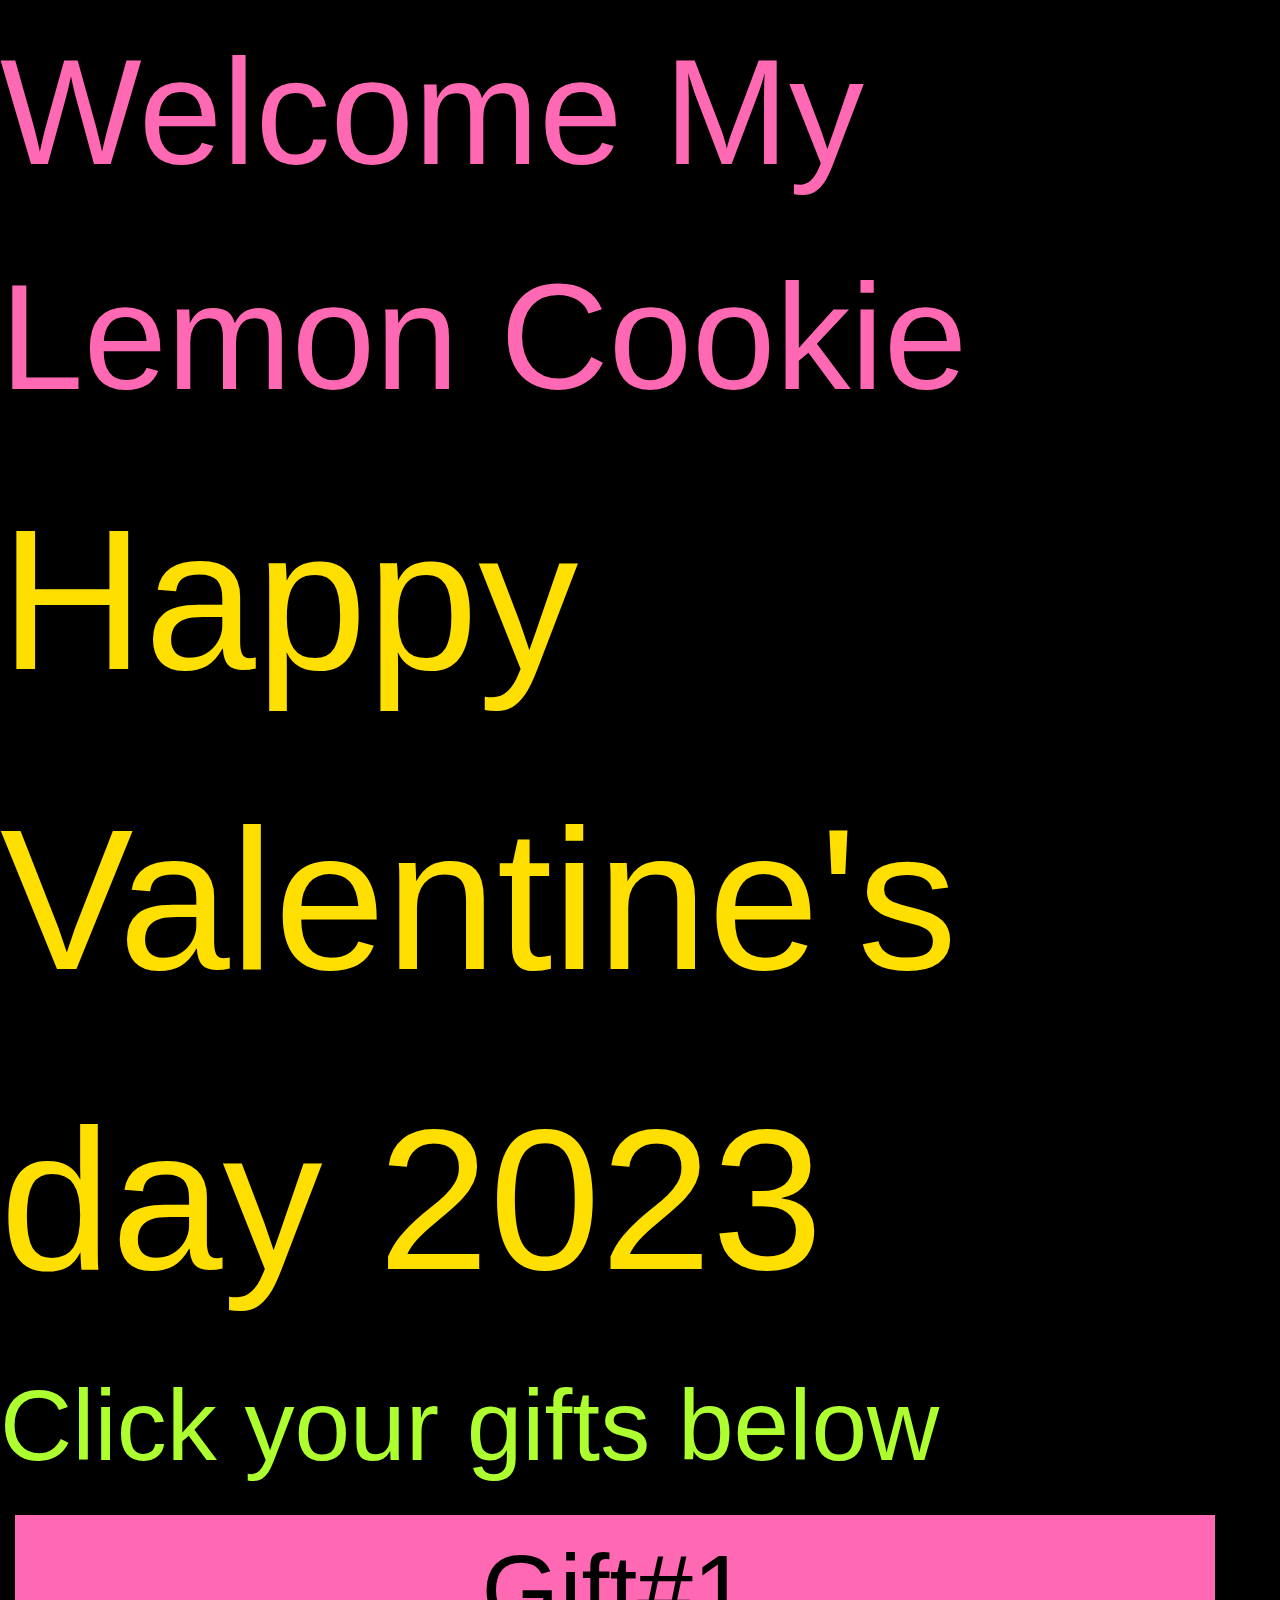
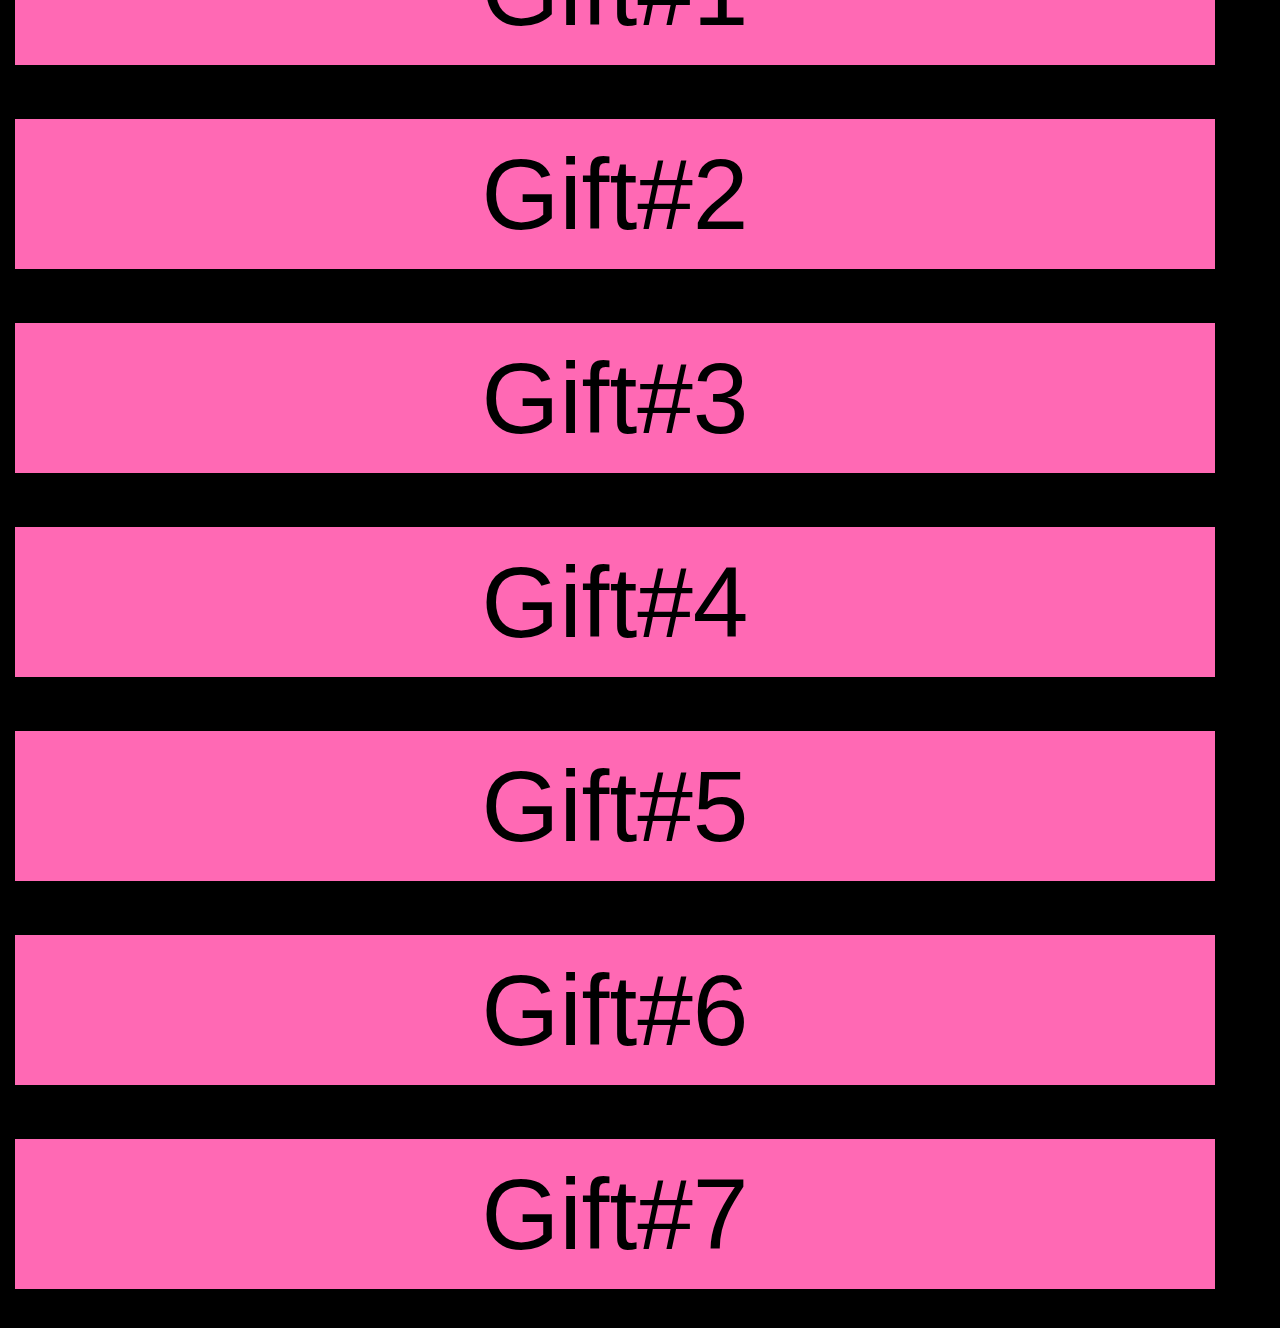
<file: index.html>
<!DOCTYPE html>
<html lang="en">

<head>
    <meta charset="UTF-8">
    <meta http-equiv="X-UA-Compatible" content="IE=edge">
    <meta name="viewport" content="width=device-width, initial-scale=1.0">
    <title>Delilah's Doggy Daycare - Home</title>
    <!-- style sheets -->
    <link rel="stylesheet" href="styles/reset.css">
    <link rel="stylesheet" href="styles/styles.css">
</head>

<body>
    <header>
            <h1>Welcome My Lemon Cookie</h1>
            <h2>Happy Valentine's day 2023</h2>
            <h4>Click your gifts below</h4>
        </a>
    </header>
    <main class="gift">
        <a class= "gift_element" href="https://www.youtube.com/watch?v=6FJ1eJ98Ghk">Gift#1</a><br>
        <a class= "gift_element" href="gift2.html">Gift#2</a><br>
        <a class= "gift_element" href="gift3.html">Gift#3</a><br>
        <a class= "gift_element" href="gift4.html">Gift#4</a><br>
        <a class= "gift_element" href="gift5.html">Gift#5</a><br>
        <a class= "gift_element" href="gift6.html">Gift#6</a><br>
        <a class= "gift_element" href="https://vancouvermysteries.com/book-a-vancouver-mysteries-game/">Gift#7</a><br>
    </main>
    
    
</body>

</html>
</file>
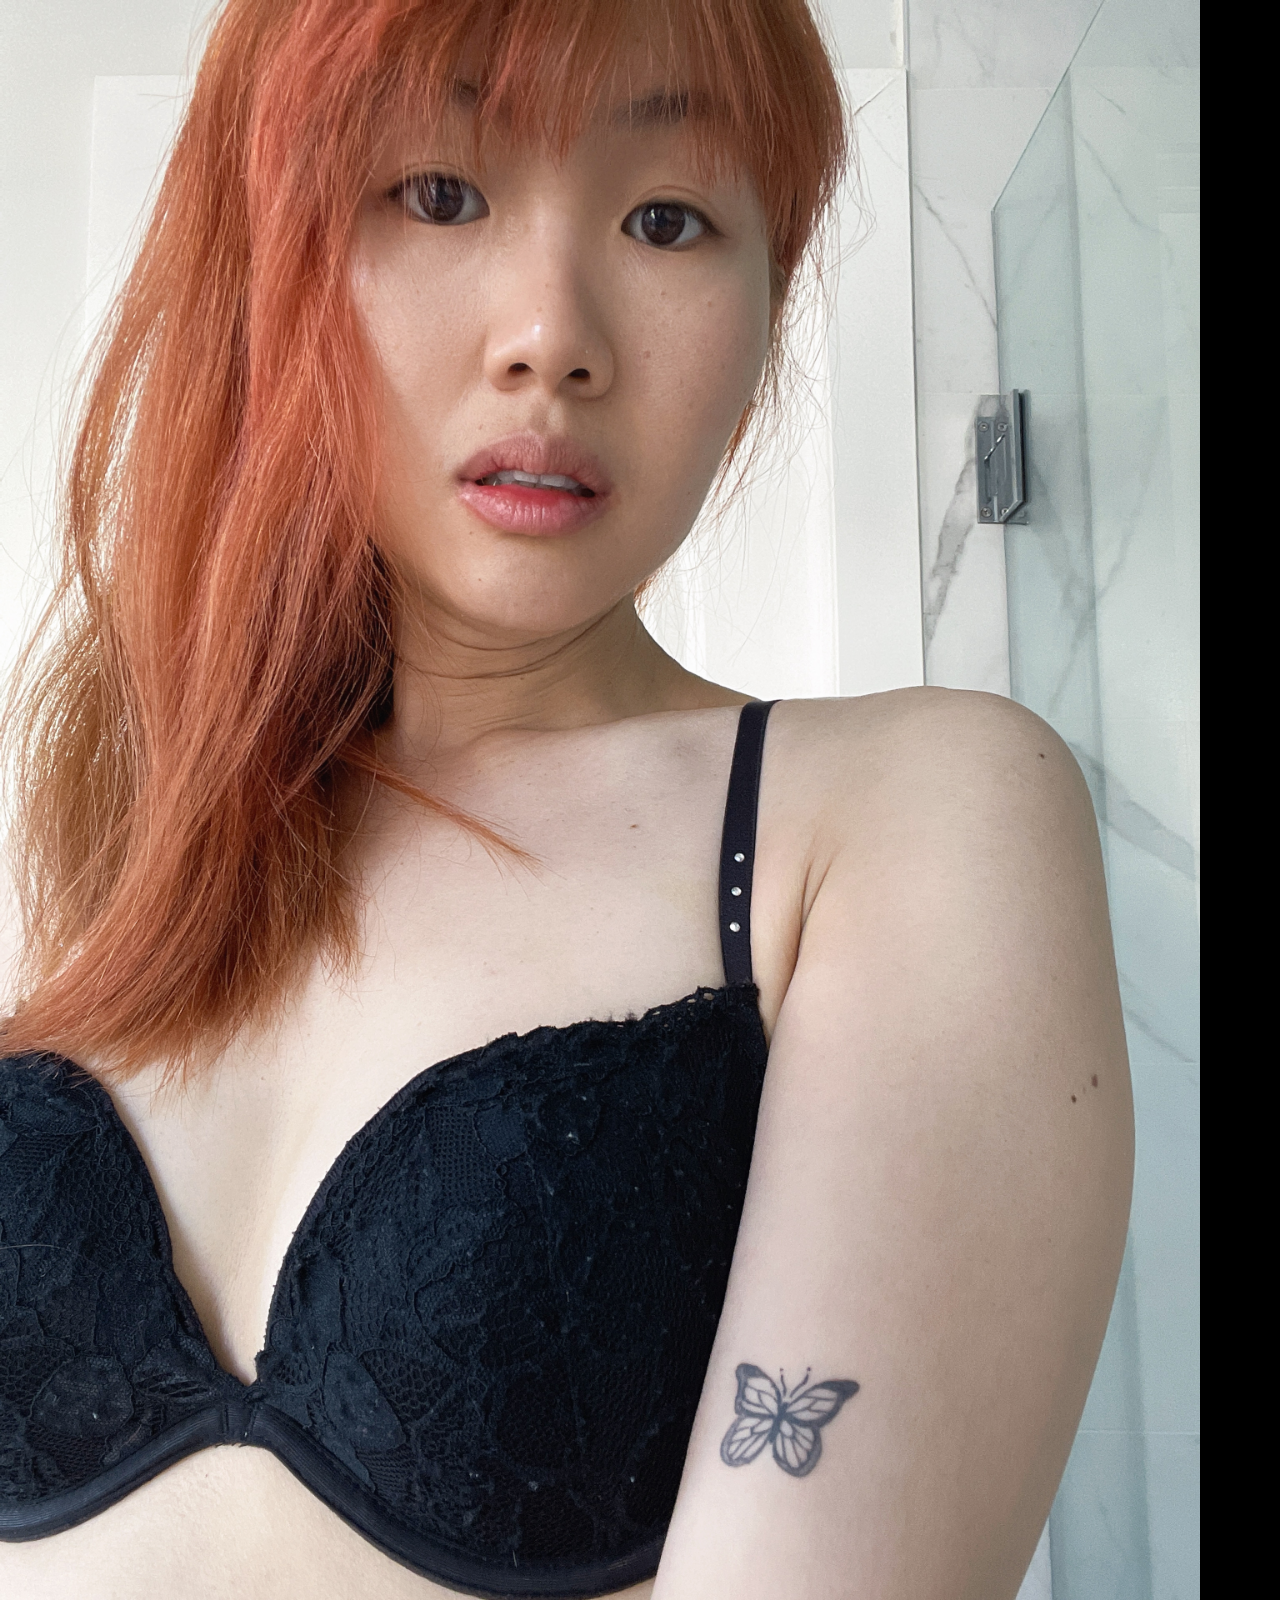
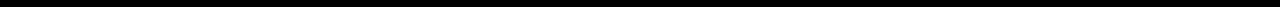
<file: gift2.html>
<!DOCTYPE html>
<html lang="en">

<head>
    <meta charset="UTF-8">
    <meta http-equiv="X-UA-Compatible" content="IE=edge">
    <meta name="viewport" content="width=device-width, initial-scale=1.0">
    <title>Delilah's Doggy Daycare - Home</title>
    <!-- style sheets -->
    <link rel="stylesheet" href="styles/reset.css">
    <link rel="stylesheet" href="styles/styles.css">
</head>

<body>
    <img src="images/IMG_9696.JPG" alt="jung1">
</body>

</html>
</file>
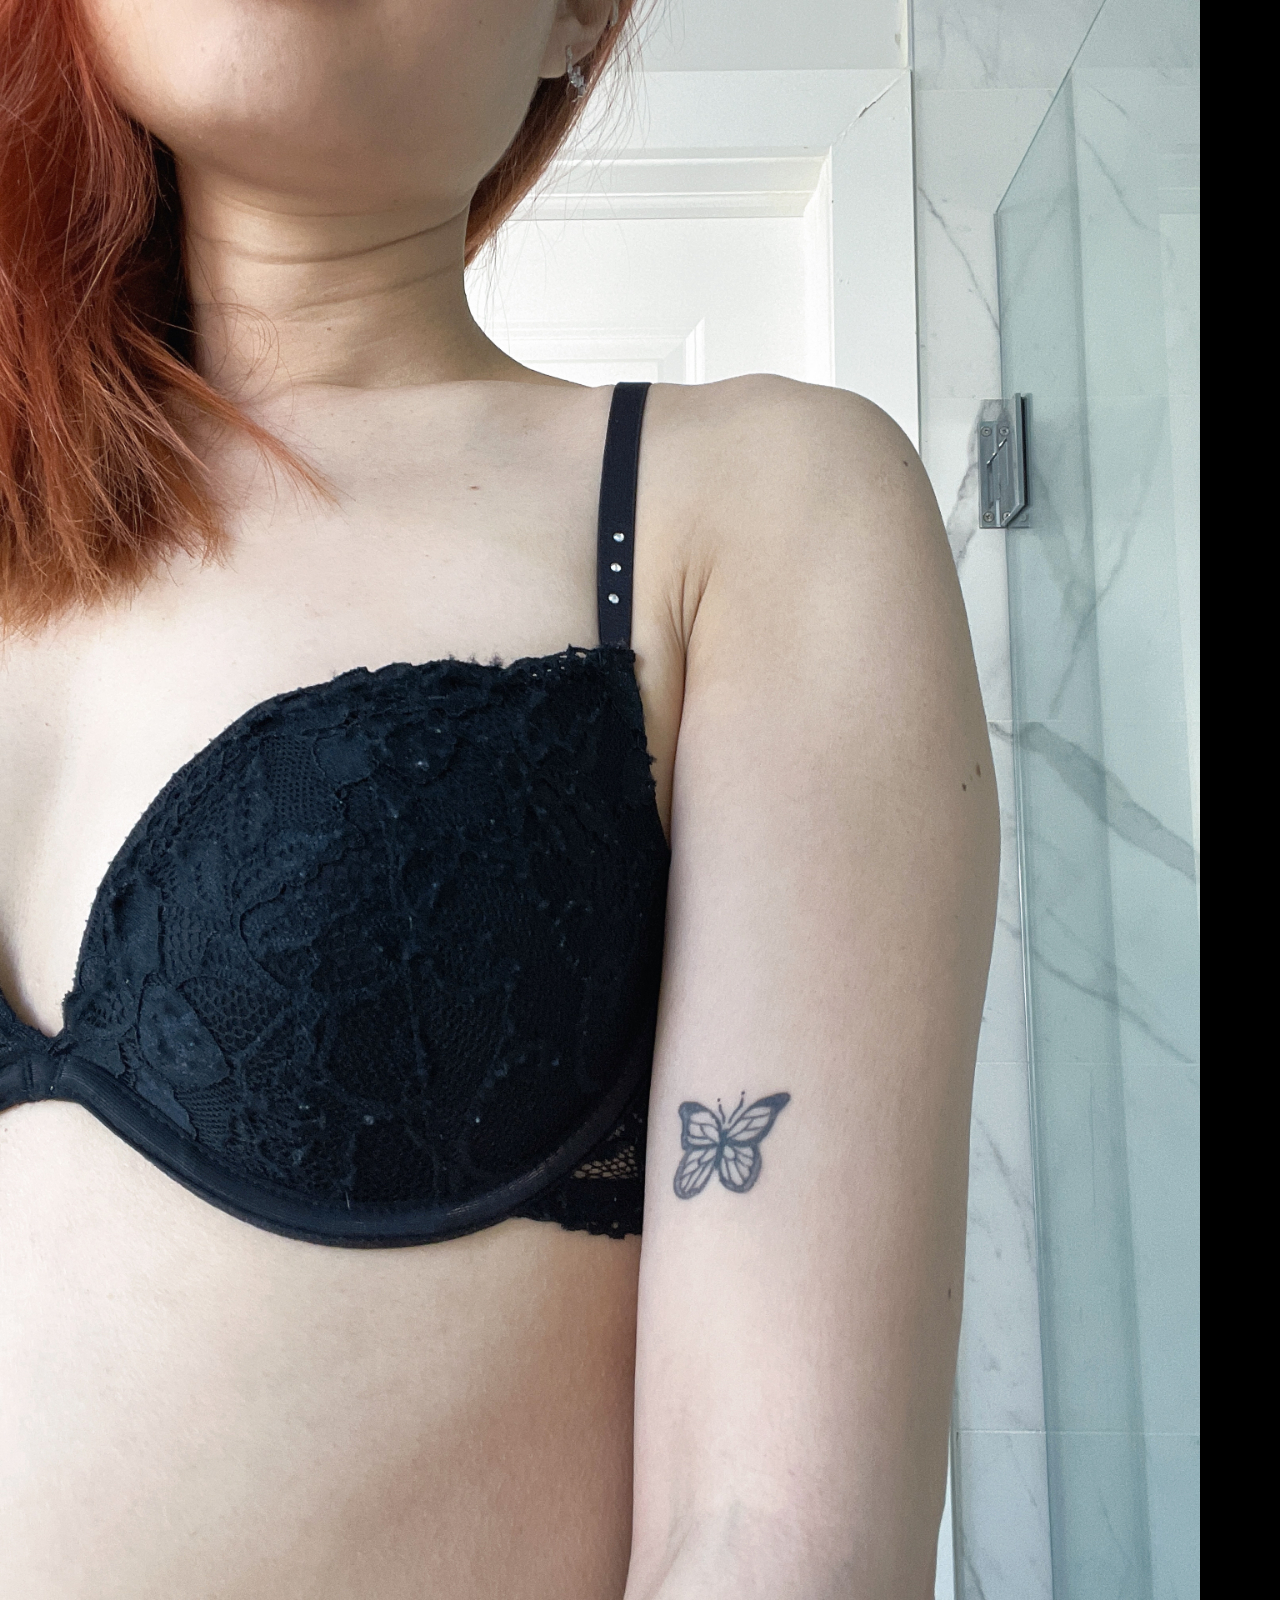
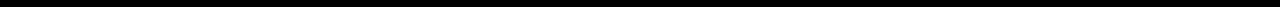
<file: gift3.html>
<!DOCTYPE html>
<html lang="en">

<head>
    <meta charset="UTF-8">
    <meta http-equiv="X-UA-Compatible" content="IE=edge">
    <meta name="viewport" content="width=device-width, initial-scale=1.0">
    <title>Delilah's Doggy Daycare - Home</title>
    <!-- style sheets -->
    <link rel="stylesheet" href="styles/reset.css">
    <link rel="stylesheet" href="styles/styles.css">
</head>

<body>
    <img src="images/IMG_9698.JPG" alt="jung2">
</body>


</html>
</file>
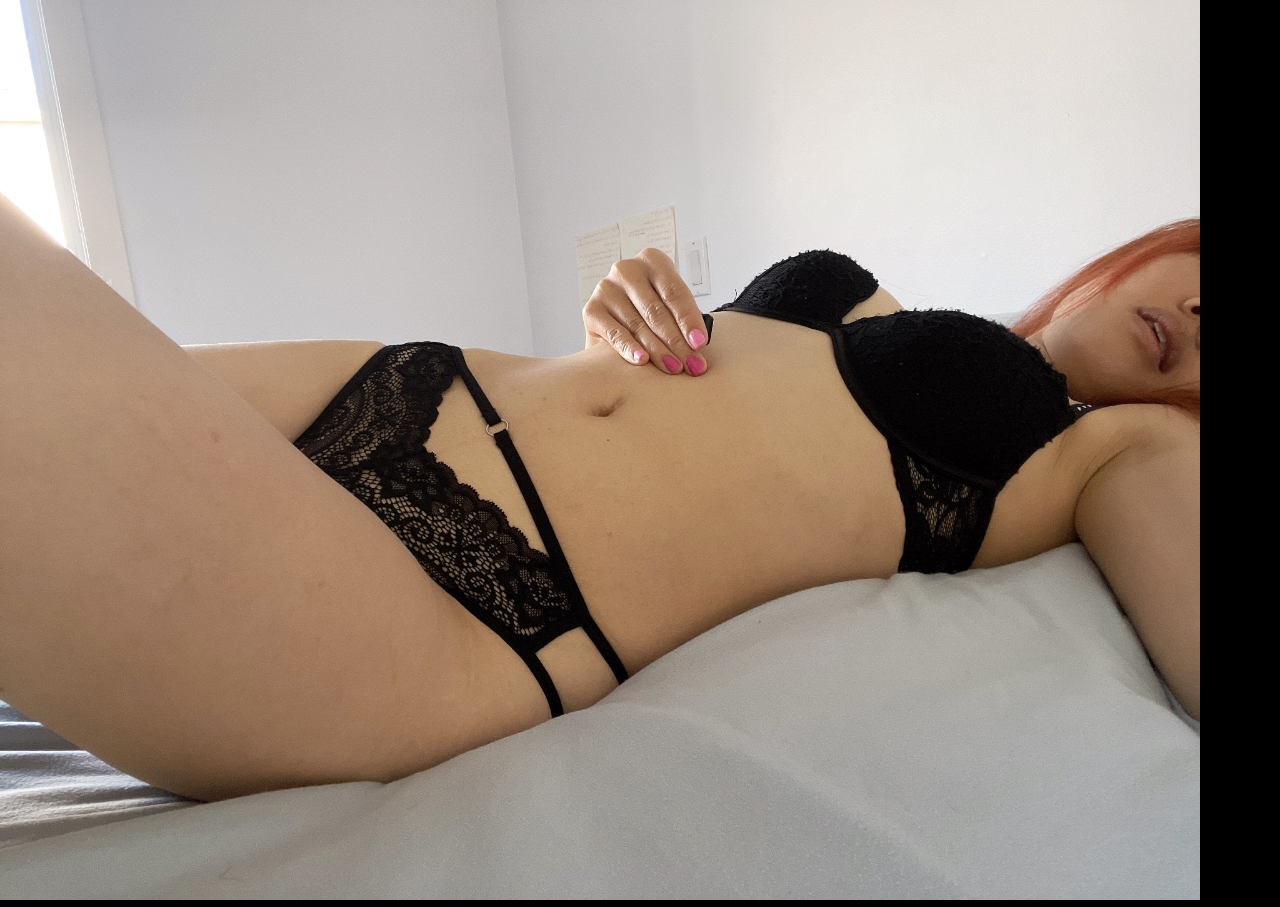
<file: gift4.html>
<!DOCTYPE html>
<html lang="en">

<head>
    <meta charset="UTF-8">
    <meta http-equiv="X-UA-Compatible" content="IE=edge">
    <meta name="viewport" content="width=device-width, initial-scale=1.0">
    <title>Delilah's Doggy Daycare - Home</title>
    <!-- style sheets -->
    <link rel="stylesheet" href="styles/reset.css">
    <link rel="stylesheet" href="styles/styles.css">
</head>

<body>
    <img src="images/IMG_9702.JPG" alt="jung3">
</body>

</html>
</file>
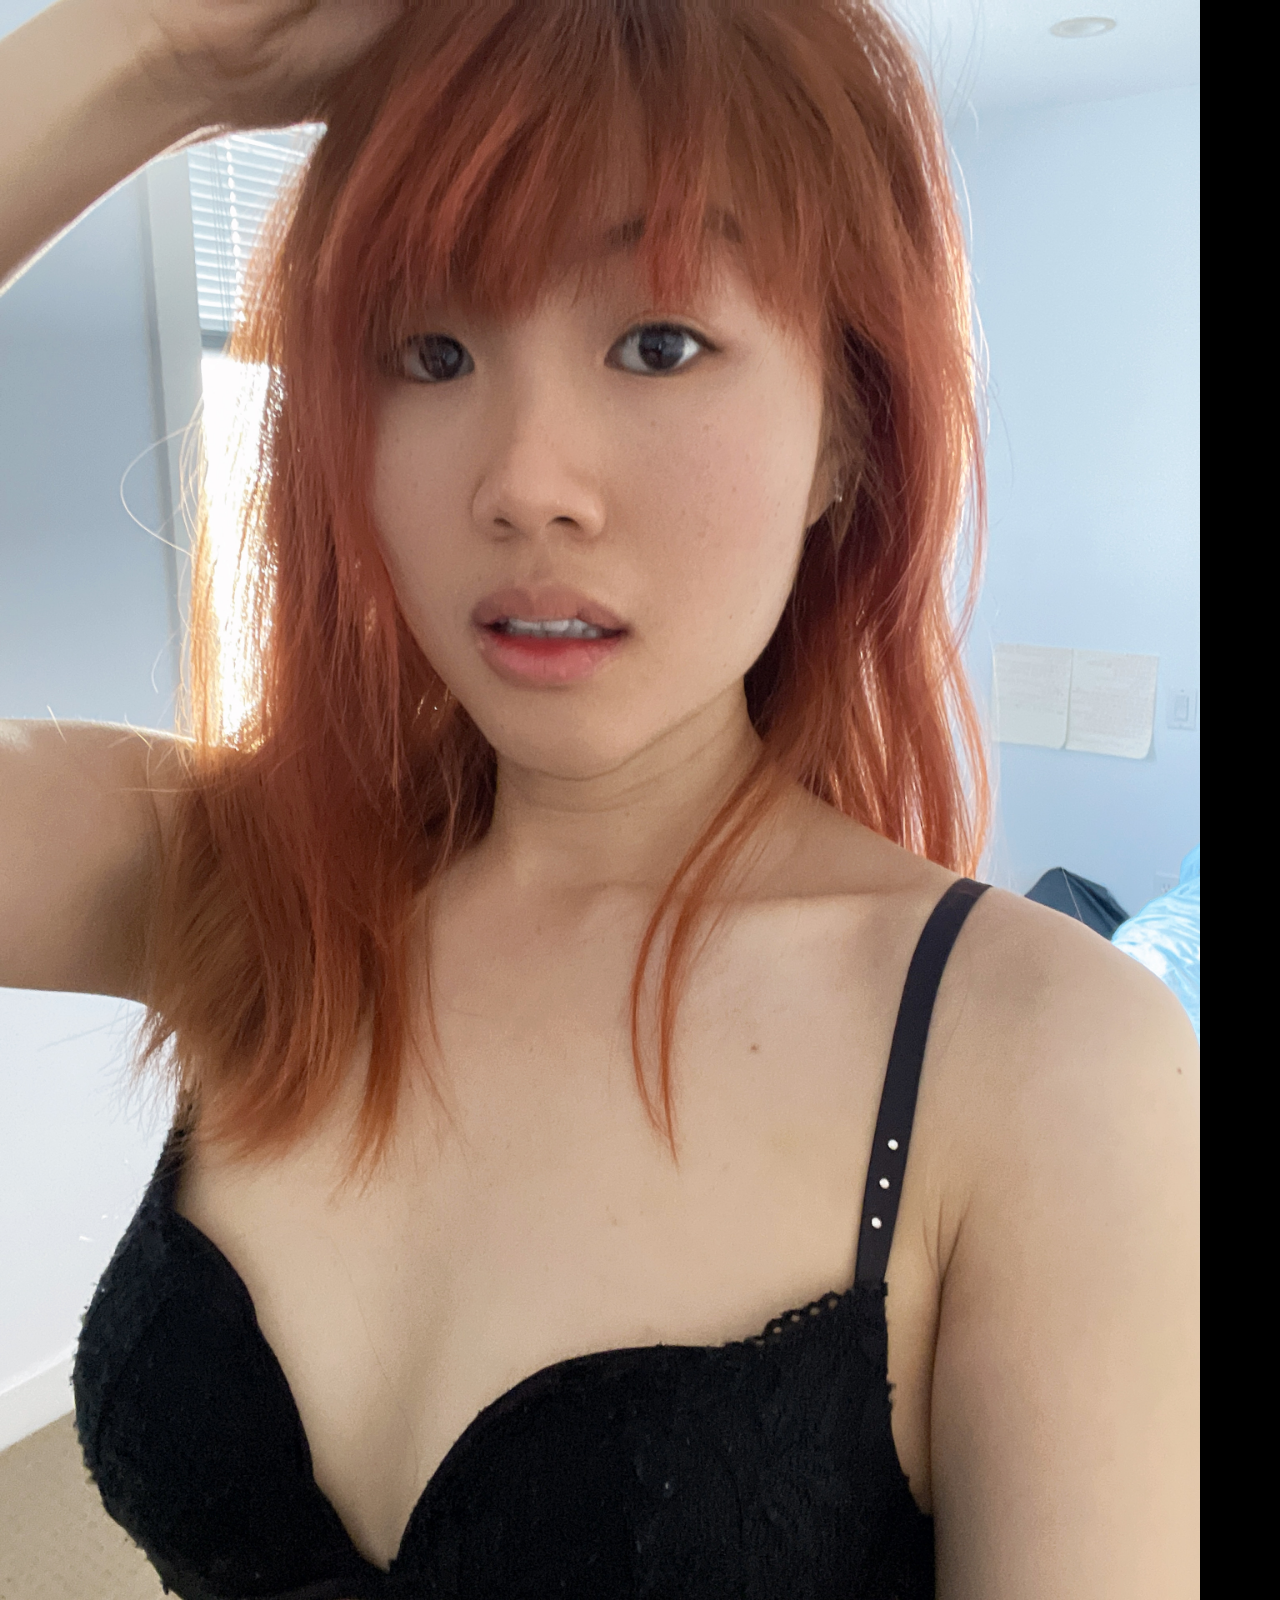
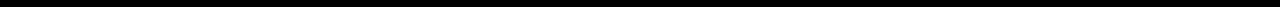
<file: gift5.html>
<!DOCTYPE html>
<html lang="en">

<head>
    <meta charset="UTF-8">
    <meta http-equiv="X-UA-Compatible" content="IE=edge">
    <meta name="viewport" content="width=device-width, initial-scale=1.0">
    <title>Delilah's Doggy Daycare - Home</title>
    <!-- style sheets -->
    <link rel="stylesheet" href="styles/reset.css">
    <link rel="stylesheet" href="styles/styles.css">
</head>

<body>
    <img src="images/IMG_9705.JPG" alt="jung4">
</body>

</html>
</file>
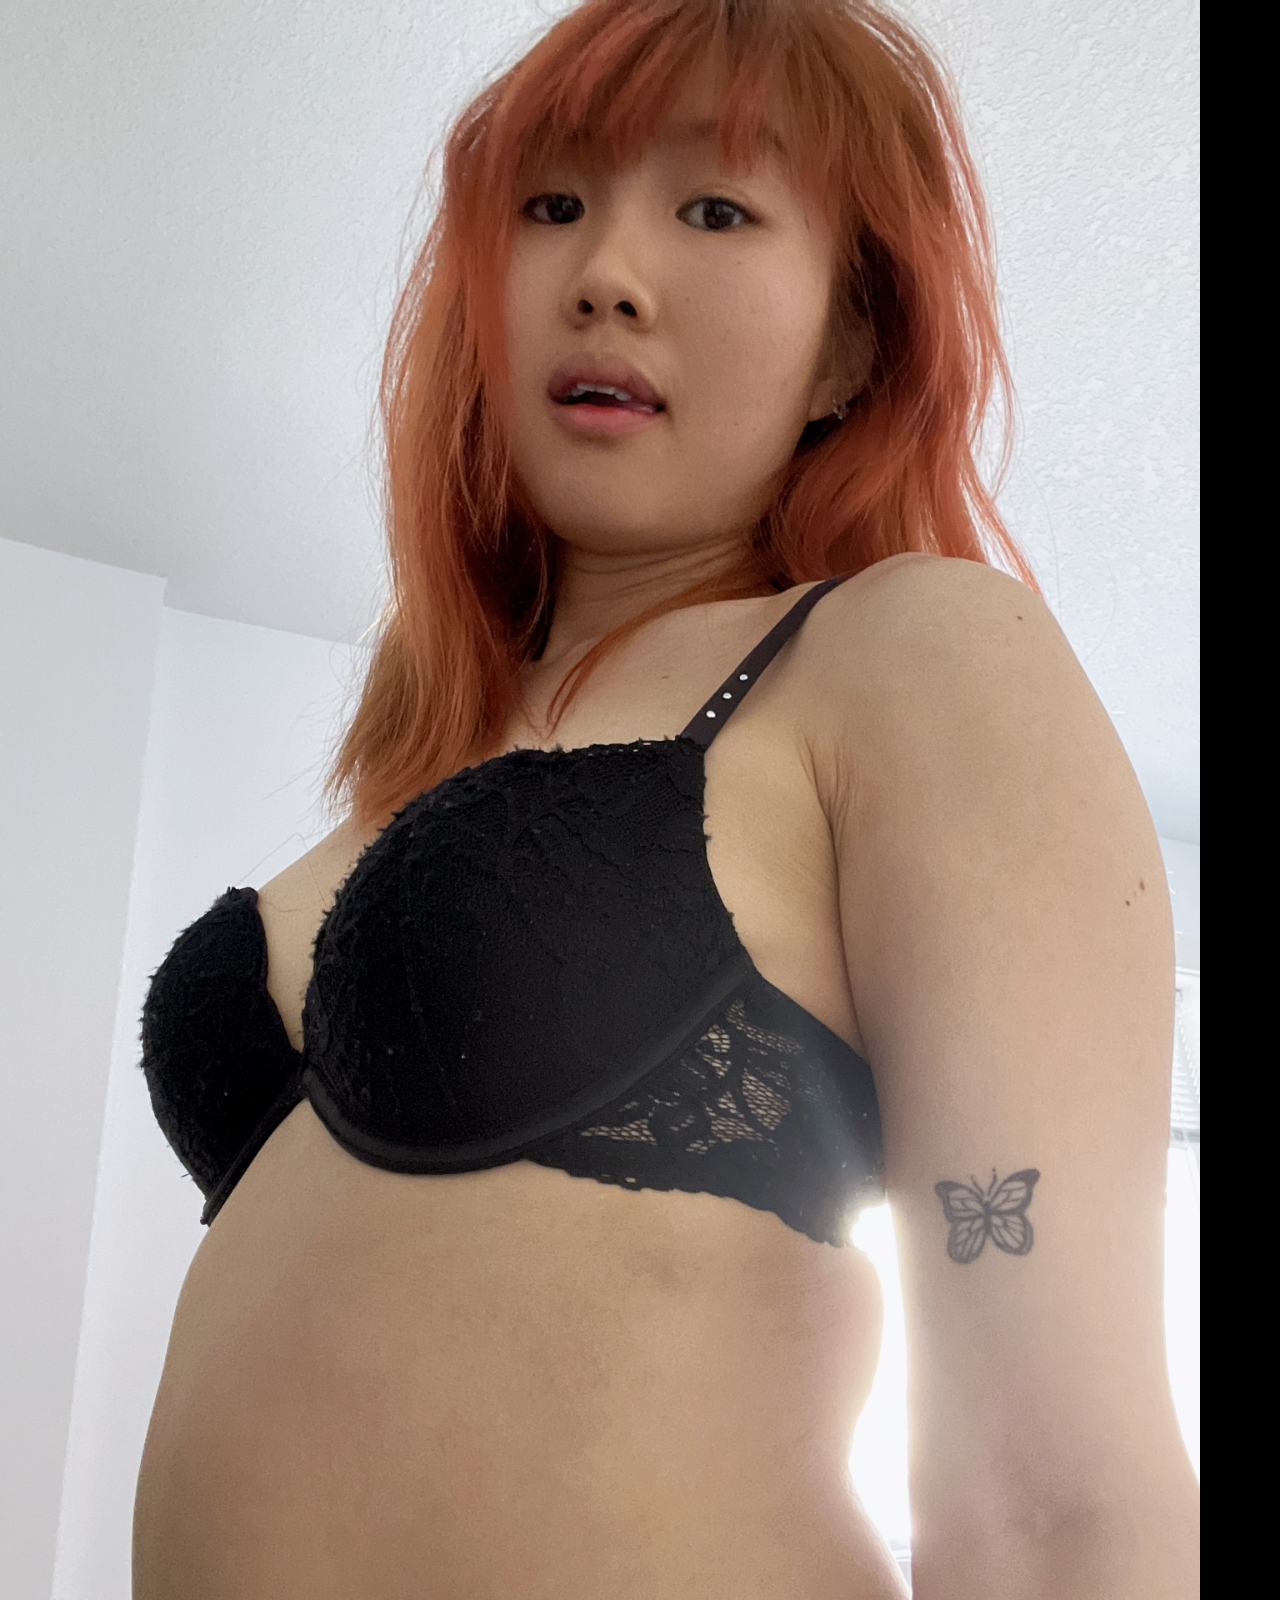
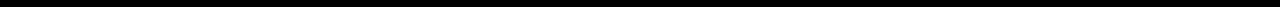
<file: gift6.html>
<!DOCTYPE html>
<html lang="en">

<head>
    <meta charset="UTF-8">
    <meta http-equiv="X-UA-Compatible" content="IE=edge">
    <meta name="viewport" content="width=device-width, initial-scale=1.0">
    <title>Delilah's Doggy Daycare - Home</title>
    <!-- style sheets -->
    <link rel="stylesheet" href="styles/reset.css">
    <link rel="stylesheet" href="styles/styles.css">
</head>

<body>
    <img src="images/IMG_9707.JPG" alt="jung5">
</body>

</html>
</file>
<file: styles/styles.css>
body {
    background-color: black;
    margin: 0 auto;
    line-height: 1.5;
}

h1 {
    font-size: 150px;
    font-family: Impact, Haettenschweiler, 'Arial Narrow Bold', sans-serif;
    color: hotpink;
}

h2 {
    font-size: 200px;
    font-family: Impact, Haettenschweiler, 'Arial Narrow Bold', sans-serif;
    color: #FFDF00
}

h4 {
    font-size: 100px;
    font-family: Impact, Haettenschweiler, 'Arial Narrow Bold', sans-serif;
    color: greenyellow
}

a {
    font-size: 100px;
    font-family: Impact, Haettenschweiler, 'Arial Narrow Bold', sans-serif;
    color: black;
    text-decoration: none;

}

.gift_element {
    text-align: center;
    background-color: hotpink;
    display: flex;
    justify-content: center;
    width: 1200px;
    margin: 15px;
}

img {
    width: 1200px;
}
</file>
